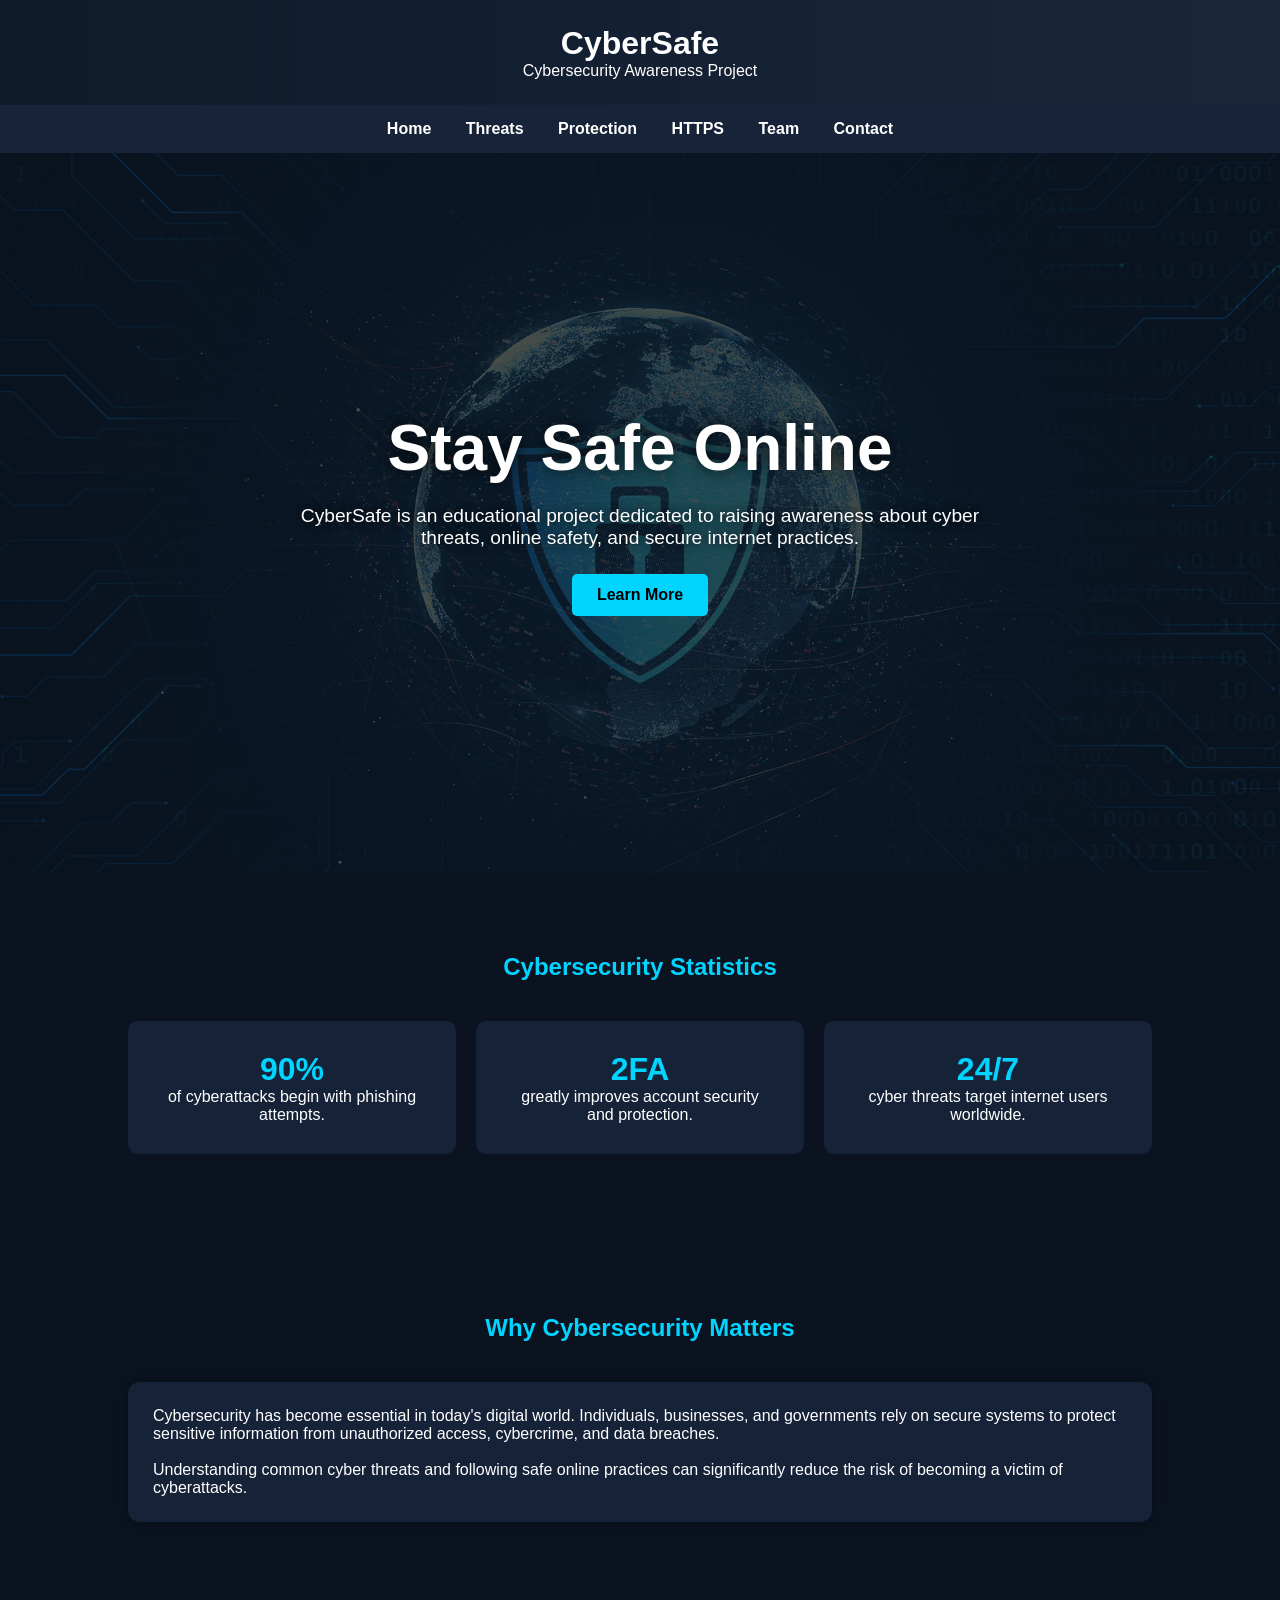
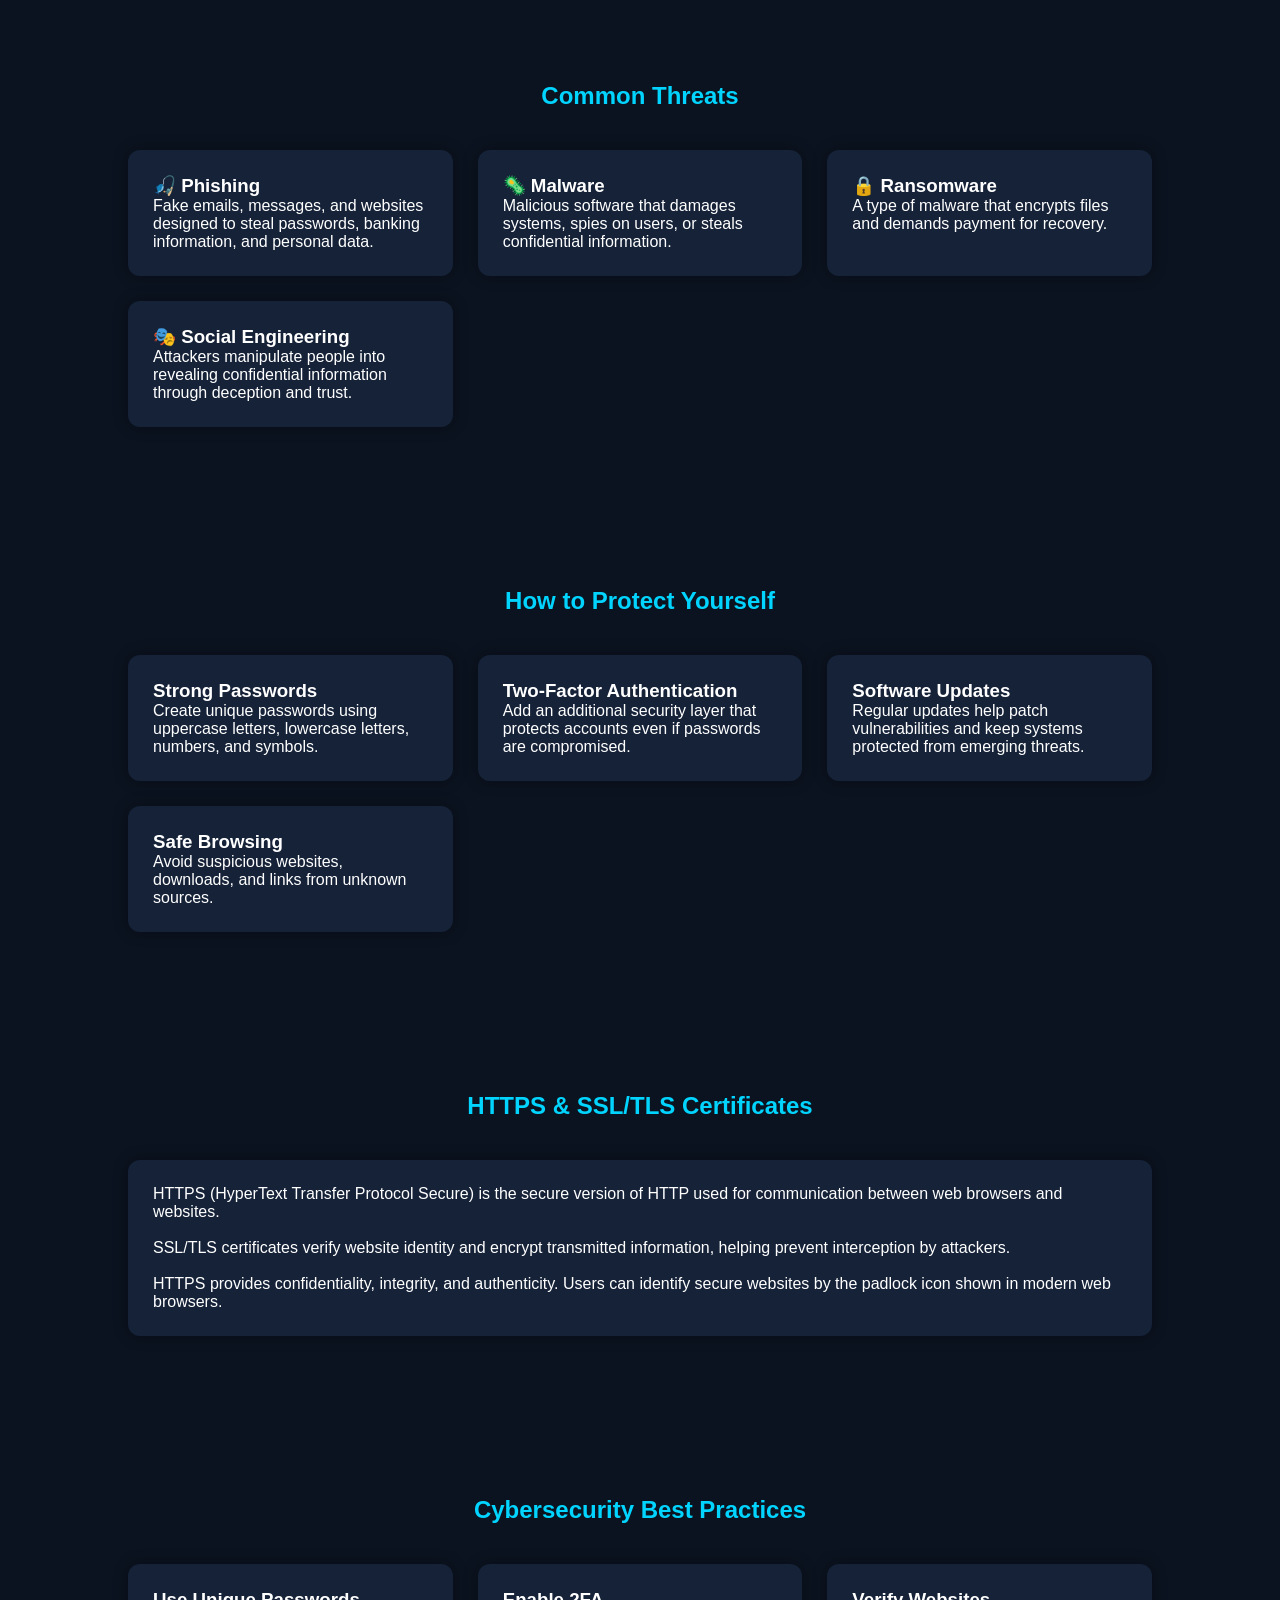
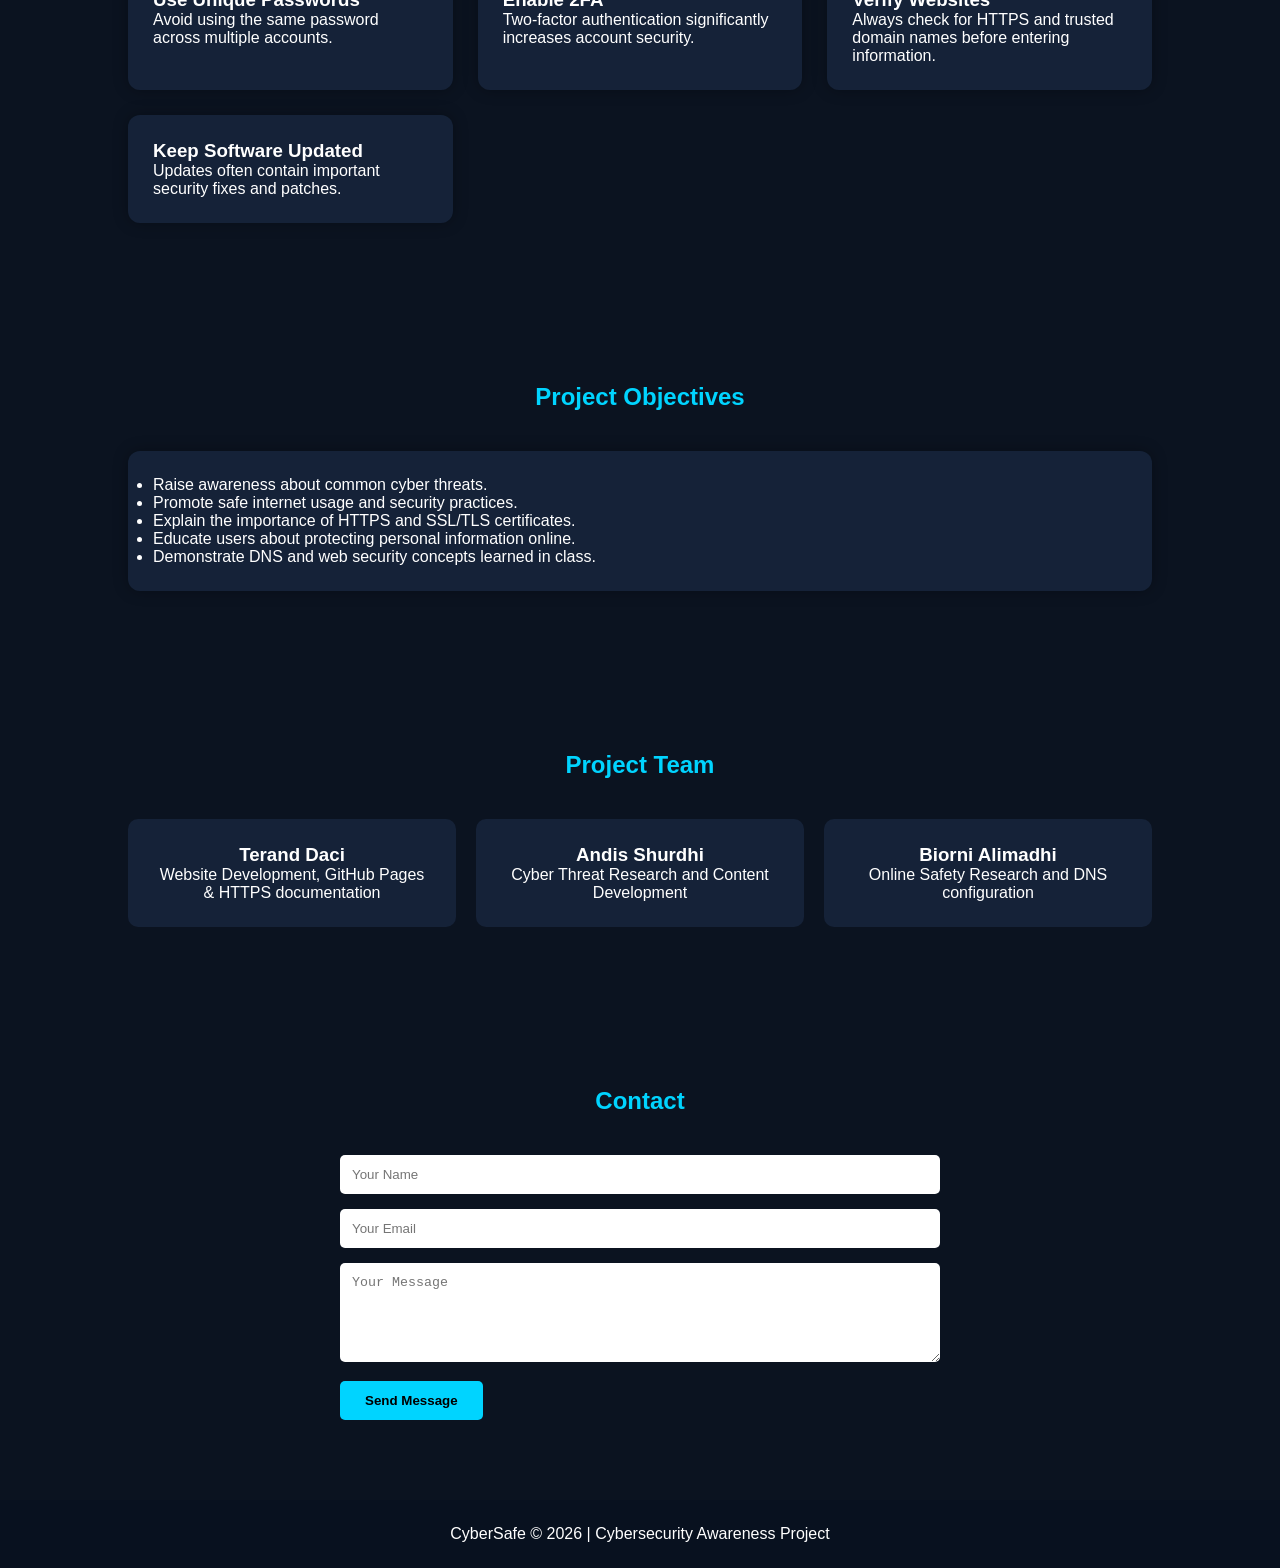
<file: index.html>
<!DOCTYPE html>
<html lang="en">

<head>
<meta charset="UTF-8">
<meta name="viewport" content="width=device-width, initial-scale=1.0">

<title>CyberSafe | Cybersecurity Awareness</title>

<link rel="stylesheet" href="style.css">
</head>

<body>

<div id="loader">
    <div class="spinner"></div>
    <h2>Loading CyberSafe...</h2>
</div>

<header>
    <h1>CyberSafe</h1>
    <p>Cybersecurity Awareness Project</p>
</header>

<nav>
    <a href="#home">Home</a>
    <a href="#threats">Threats</a>
    <a href="#protection">Protection</a>
    <a href="#https">HTTPS</a>
    <a href="#team">Team</a>
    <a href="#contact">Contact</a>
</nav>

<section class="hero" id="home">
    <h1>Stay Safe Online</h1>

    <p>
        CyberSafe is an educational project dedicated to raising awareness
        about cyber threats, online safety, and secure internet practices.
    </p>

    <a href="#threats" class="btn">Learn More</a>
</section>

<section>
    <h2>Cybersecurity Statistics</h2>

    <div class="stats">

        <div class="stat">
            <h3>90%</h3>
            <p>of cyberattacks begin with phishing attempts.</p>
        </div>

        <div class="stat">
            <h3>2FA</h3>
            <p>greatly improves account security and protection.</p>
        </div>

        <div class="stat">
            <h3>24/7</h3>
            <p>cyber threats target internet users worldwide.</p>
        </div>

    </div>
</section>

<section>
    <h2>Why Cybersecurity Matters</h2>

    <div class="card">
        <p>
            Cybersecurity has become essential in today's digital world.
            Individuals, businesses, and governments rely on secure systems
            to protect sensitive information from unauthorized access,
            cybercrime, and data breaches.
        </p>

        <br>

        <p>
            Understanding common cyber threats and following safe online
            practices can significantly reduce the risk of becoming a victim
            of cyberattacks.
        </p>
    </div>
</section>

<section id="threats">
    <h2>Common Threats</h2>

    <div class="cards">

        <div class="card">
            <h3>🎣 Phishing</h3>
            <p>
                Fake emails, messages, and websites designed to steal
                passwords, banking information, and personal data.
            </p>
        </div>

        <div class="card">
            <h3>🦠 Malware</h3>
            <p>
                Malicious software that damages systems, spies on users,
                or steals confidential information.
            </p>
        </div>

        <div class="card">
            <h3>🔒 Ransomware</h3>
            <p>
                A type of malware that encrypts files and demands payment
                for recovery.
            </p>
        </div>

        <div class="card">
            <h3>🎭 Social Engineering</h3>
            <p>
                Attackers manipulate people into revealing confidential
                information through deception and trust.
            </p>
        </div>

    </div>
</section>

<section id="protection">
    <h2>How to Protect Yourself</h2>

    <div class="cards">

        <div class="card">
            <h3>Strong Passwords</h3>
            <p>
                Create unique passwords using uppercase letters,
                lowercase letters, numbers, and symbols.
            </p>
        </div>

        <div class="card">
            <h3>Two-Factor Authentication</h3>
            <p>
                Add an additional security layer that protects accounts
                even if passwords are compromised.
            </p>
        </div>

        <div class="card">
            <h3>Software Updates</h3>
            <p>
                Regular updates help patch vulnerabilities and keep
                systems protected from emerging threats.
            </p>
        </div>

        <div class="card">
            <h3>Safe Browsing</h3>
            <p>
                Avoid suspicious websites, downloads, and links from
                unknown sources.
            </p>
        </div>

    </div>
</section>

<section id="https">
    <h2>HTTPS & SSL/TLS Certificates</h2>

    <div class="card">

        <p>
            HTTPS (HyperText Transfer Protocol Secure) is the secure version
            of HTTP used for communication between web browsers and websites.
        </p>

        <br>

        <p>
            SSL/TLS certificates verify website identity and encrypt
            transmitted information, helping prevent interception by
            attackers.
        </p>

        <br>

        <p>
            HTTPS provides confidentiality, integrity, and authenticity.
            Users can identify secure websites by the padlock icon shown
            in modern web browsers.
        </p>

    </div>
</section>

<section>
    <h2>Cybersecurity Best Practices</h2>

    <div class="cards">

        <div class="card">
            <h3>Use Unique Passwords</h3>
            <p>
                Avoid using the same password across multiple accounts.
            </p>
        </div>

        <div class="card">
            <h3>Enable 2FA</h3>
            <p>
                Two-factor authentication significantly increases account security.
            </p>
        </div>

        <div class="card">
            <h3>Verify Websites</h3>
            <p>
                Always check for HTTPS and trusted domain names before entering information.
            </p>
        </div>

        <div class="card">
            <h3>Keep Software Updated</h3>
            <p>
                Updates often contain important security fixes and patches.
            </p>
        </div>

    </div>
</section>

<section>
    <h2>Project Objectives</h2>

    <div class="card">
        <ul>
            <li>Raise awareness about common cyber threats.</li>
            <li>Promote safe internet usage and security practices.</li>
            <li>Explain the importance of HTTPS and SSL/TLS certificates.</li>
            <li>Educate users about protecting personal information online.</li>
            <li>Demonstrate DNS and web security concepts learned in class.</li>
        </ul>
    </div>
</section>

<section id="team">
    <h2>Project Team</h2>

    <div class="team">

        <div class="member">
            <h3>Terand Daci</h3>
            <p>Website Development, GitHub Pages & HTTPS documentation</p>
        </div>

        <div class="member">
            <h3>Andis Shurdhi</h3>
            <p>Cyber Threat Research and Content Development</p>
        </div>

        <div class="member">
            <h3>Biorni Alimadhi</h3>
            <p>Online Safety Research and DNS configuration</p>
        </div>

    </div>
</section>

<section id="contact">
    <h2>Contact</h2>

    <form action="https://formspree.io/f/xbdbvvzp" method="POST">

        <input
            type="text"
            name="name"
            placeholder="Your Name"
            required>

        <input
            type="email"
            name="email"
            placeholder="Your Email"
            required>

        <textarea
            name="message"
            rows="5"
            placeholder="Your Message"
            required></textarea>

        <button type="submit">Send Message</button>

    </form>
</section>

<footer>
    <p>CyberSafe © 2026 | Cybersecurity Awareness Project</p>
</footer>

<script src="script.js"></script>

</body>
</html>
</file>
<file: style.css>
*{
    margin:0;
    padding:0;
    box-sizing:border-box;
}

html{
    scroll-behavior:smooth;
}

body{
    font-family:Arial,sans-serif;
    background:#0b1320;
    color:white;
}

/* Loader */

#loader{
    position:fixed;
    width:100%;
    height:100%;
    background:#08111f;
    display:flex;
    flex-direction:column;
    justify-content:center;
    align-items:center;
    z-index:9999;
}

.spinner{
    width:70px;
    height:70px;
    border:6px solid #1b263b;
    border-top:6px solid #00d4ff;
    border-radius:50%;
    animation:spin 1s linear infinite;
}

@keyframes spin{
    100%{
        transform:rotate(360deg);
    }
}

/* Header */

header{
    background:linear-gradient(90deg,#0d1b2a,#1b263b);
    text-align:center;
    padding:25px;
}

nav{
    background:#162338;
    padding:15px;
    text-align:center;
}

nav a{
    color:white;
    text-decoration:none;
    margin:0 15px;
    font-weight:bold;
}

nav a:hover{
    color:#00d4ff;
}

/* Hero */

.hero{
    height:80vh;

    background:
    linear-gradient(
        rgba(11,19,32,0.75),
        rgba(11,19,32,0.75)
    ),
    url("Cybersecurity-in-a-World-in-Crisis-V1-copy.jpg");

    background-size:cover;
    background-position:center;
    background-repeat:no-repeat;

    display:flex;
    flex-direction:column;
    justify-content:center;
    align-items:center;

    text-align:center;
    padding:20px;
}

.hero h1{
    font-size:4rem;
    margin-bottom:20px;
    text-shadow:0 0 15px rgba(0,0,0,0.8);
}

.hero p{
    max-width:700px;
    font-size:1.2rem;
    text-shadow:0 0 10px rgba(0,0,0,0.8);
}

.btn{
    margin-top:25px;
    display:inline-block;
    background:#00d4ff;
    color:black;
    padding:12px 25px;
    border-radius:5px;
    text-decoration:none;
    font-weight:bold;
}

/* Sections */

section{
    padding:80px 10%;
}

section h2{
    text-align:center;
    margin-bottom:40px;
    color:#00d4ff;
}

.cards{
    display:grid;
    grid-template-columns:repeat(auto-fit,minmax(250px,1fr));
    gap:25px;
}

.card{
    background:#152238;
    padding:25px;
    border-radius:12px;
    box-shadow:0 0 15px rgba(0,0,0,0.3);
}

.stats{
    display:grid;
    grid-template-columns:repeat(auto-fit,minmax(200px,1fr));
    gap:20px;
    text-align:center;
}

.stat{
    background:#152238;
    padding:30px;
    border-radius:10px;
}

.stat h3{
    font-size:2rem;
    color:#00d4ff;
}

/* Team */

.team{
    display:grid;
    grid-template-columns:repeat(auto-fit,minmax(250px,1fr));
    gap:20px;
}

.member{
    background:#152238;
    padding:25px;
    border-radius:10px;
    text-align:center;
}

/* Contact */

form{
    max-width:600px;
    margin:auto;
}

input, textarea{
    width:100%;
    padding:12px;
    margin-bottom:15px;
    border:none;
    border-radius:5px;
}

button{
    background:#00d4ff;
    border:none;
    padding:12px 25px;
    border-radius:5px;
    font-weight:bold;
    cursor:pointer;
}

/* Footer */

footer{
    text-align:center;
    padding:25px;
    background:#08111f;
}
</file>
